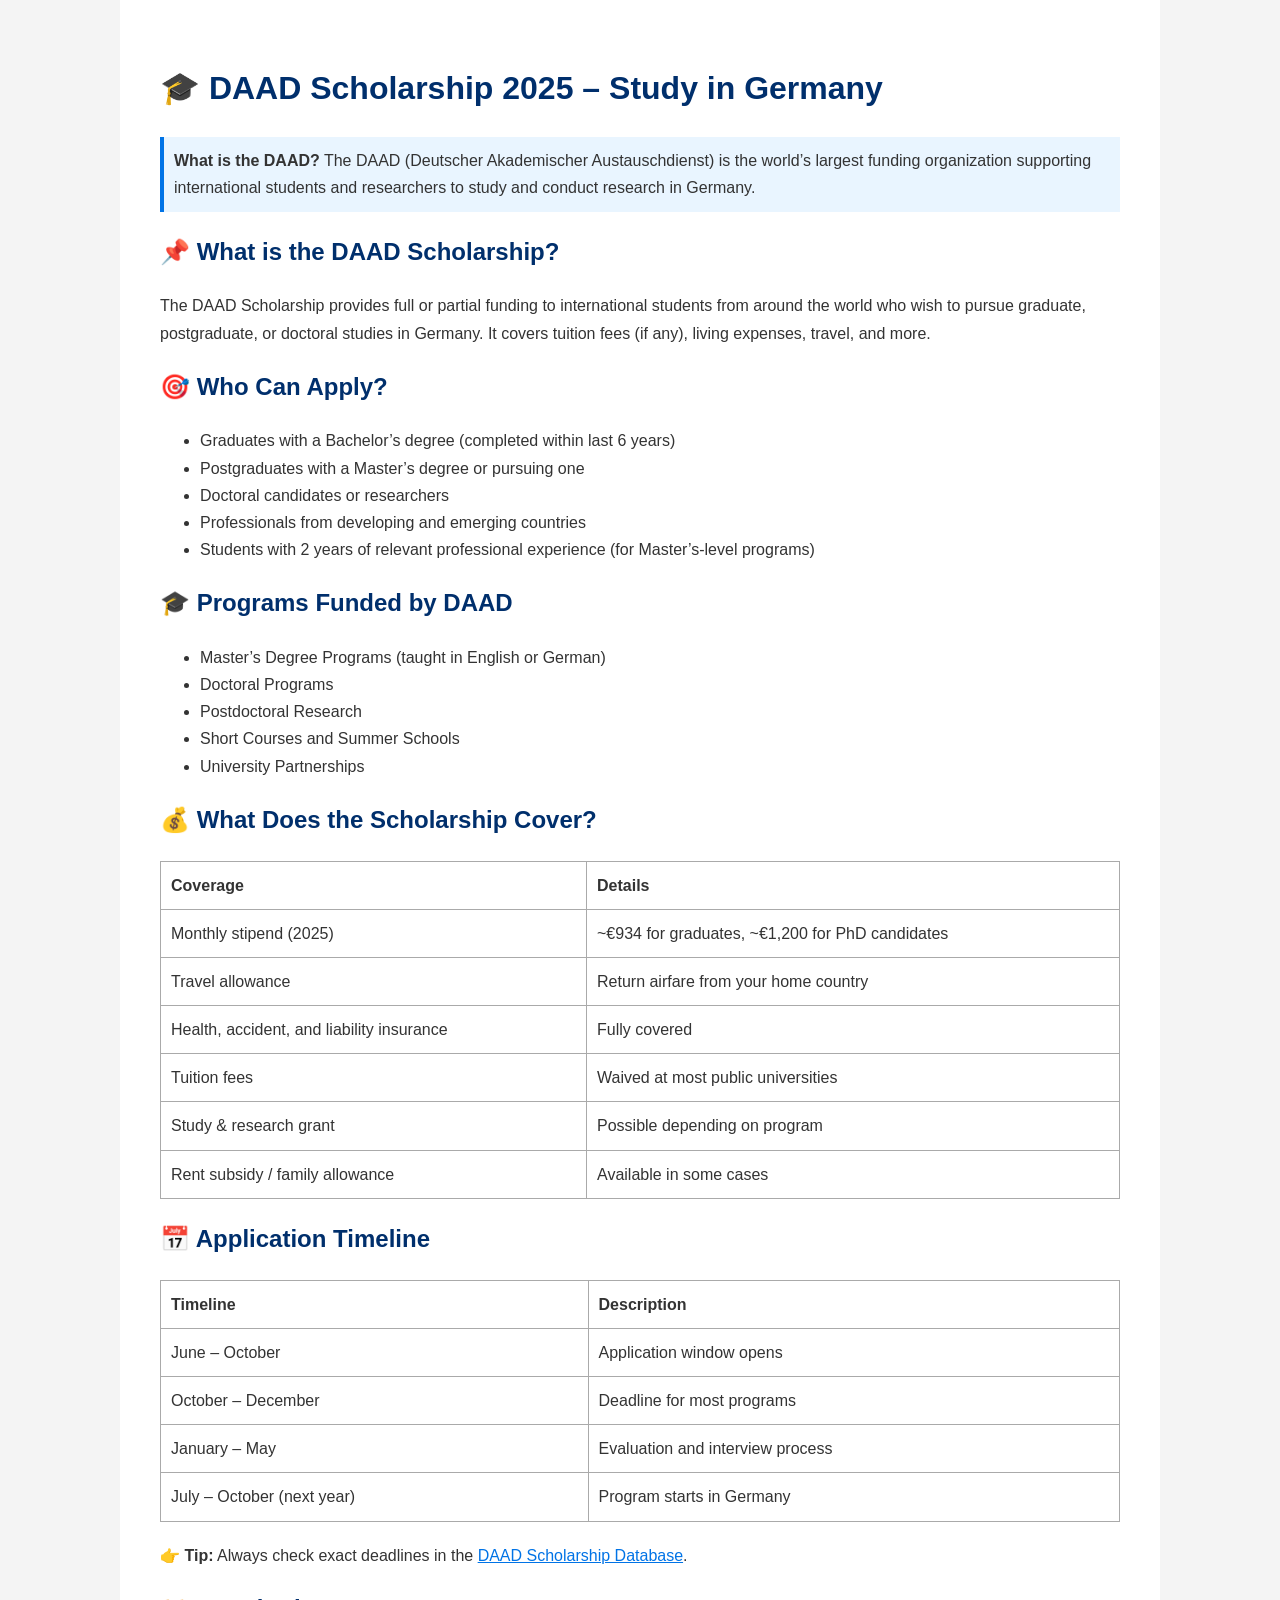
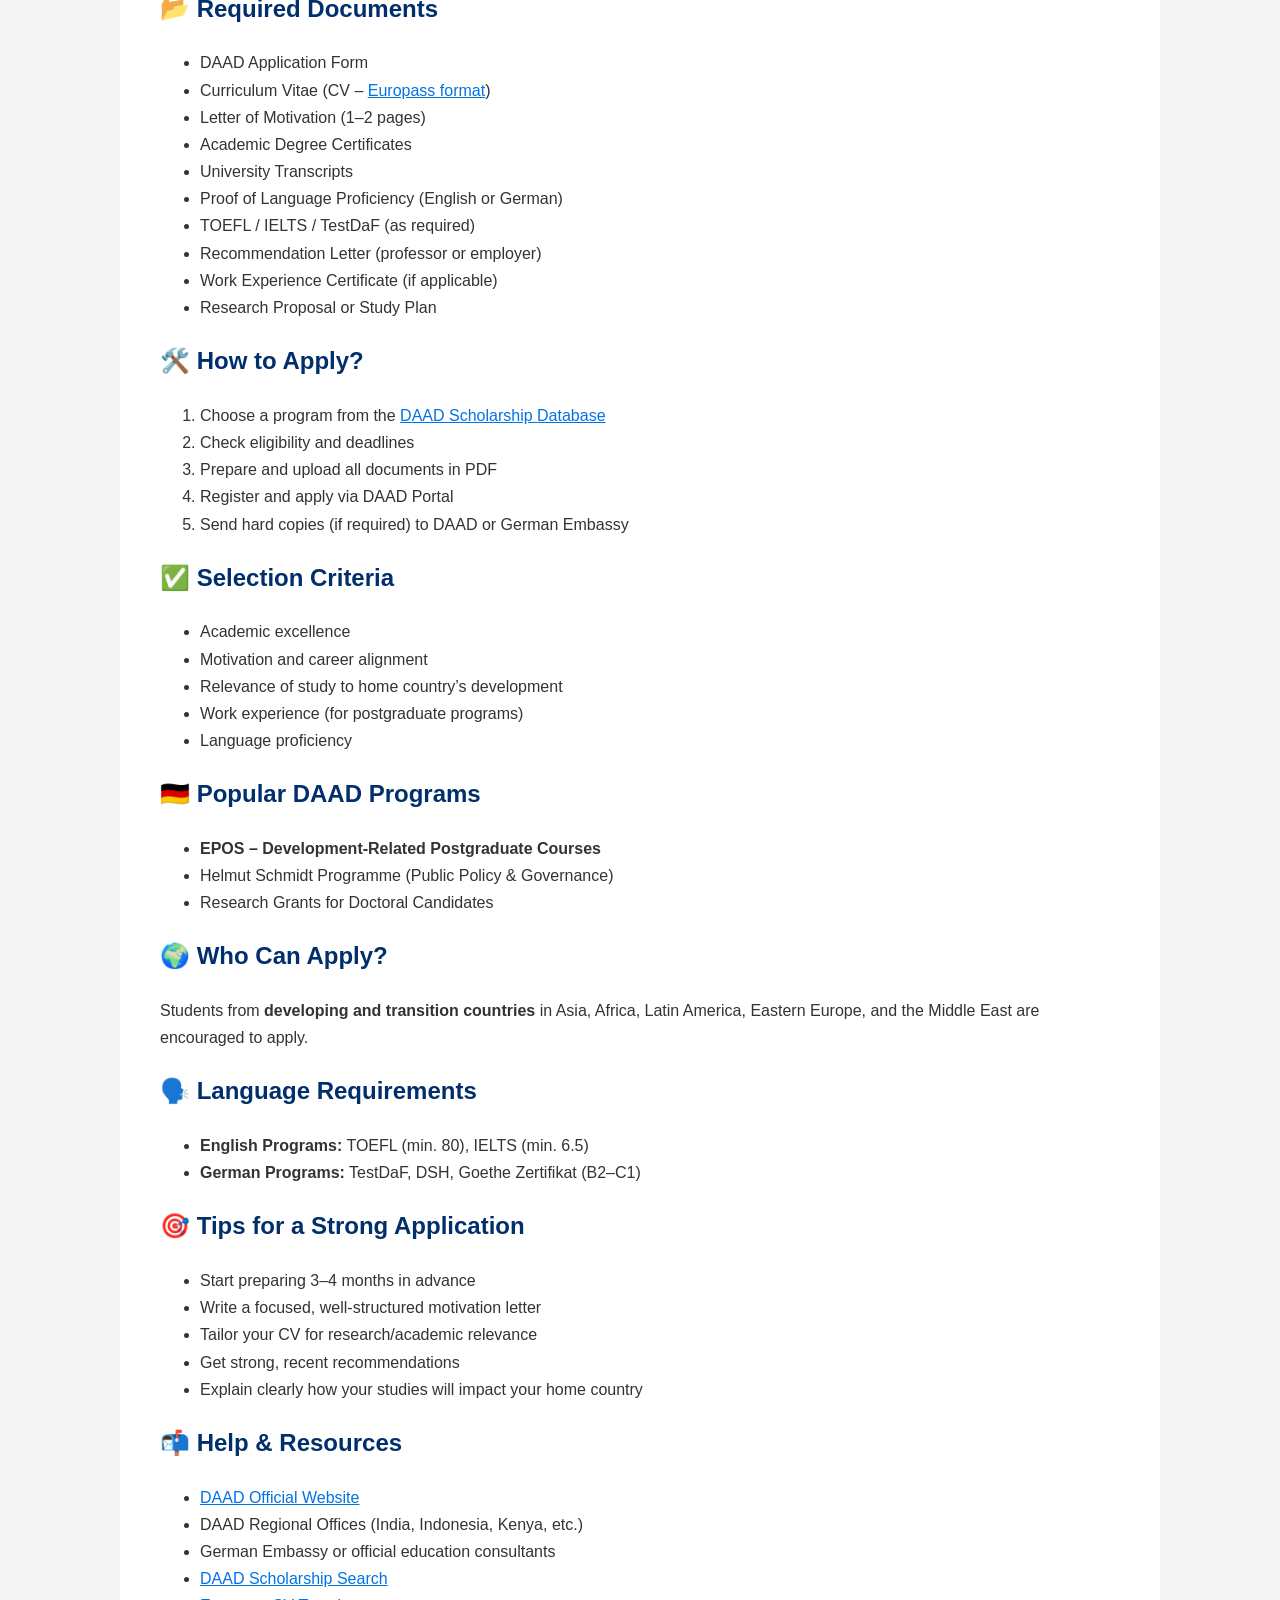
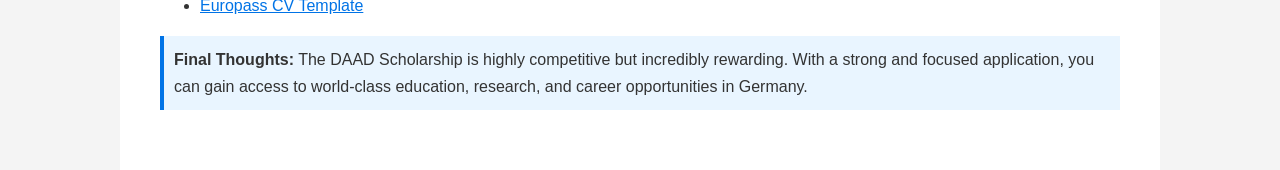
<file: 2.html>
<!DOCTYPE html>
<html lang="en">
<head>
  <meta charset="UTF-8">
  <meta name="viewport" content="width=device-width, initial-scale=1">
  <title>DAAD Scholarship 2025 | Study in Germany</title>
  <style>
    body {
      font-family: Arial, sans-serif;
      line-height: 1.7;
      margin: 0;
      padding: 0;
      background: #f4f4f4;
      color: #333;
    }
    .container {
      max-width: 960px;
      margin: auto;
      background: #fff;
      padding: 40px;
    }
    h1, h2 {
      color: #002f6c;
    }
    table {
      width: 100%;
      border-collapse: collapse;
      margin: 20px 0;
    }
    table, th, td {
      border: 1px solid #aaa;
    }
    th, td {
      padding: 10px;
      text-align: left;
    }
    ul {
      margin-top: 10px;
    }
    a {
      color: #0073e6;
    }
    .highlight {
      background-color: #e9f5ff;
      padding: 10px;
      border-left: 4px solid #0073e6;
      margin-bottom: 20px;
    }
  </style>
</head>
<body>
  <div class="container">
    <h1>🎓 DAAD Scholarship 2025 – Study in Germany</h1>

    <div class="highlight">
      <strong>What is the DAAD?</strong>  
      The DAAD (Deutscher Akademischer Austauschdienst) is the world’s largest funding organization supporting international students and researchers to study and conduct research in Germany.
    </div>

    <h2>📌 What is the DAAD Scholarship?</h2>
    <p>The DAAD Scholarship provides full or partial funding to international students from around the world who wish to pursue graduate, postgraduate, or doctoral studies in Germany. It covers tuition fees (if any), living expenses, travel, and more.</p>

    <h2>🎯 Who Can Apply?</h2>
    <ul>
      <li>Graduates with a Bachelor’s degree (completed within last 6 years)</li>
      <li>Postgraduates with a Master’s degree or pursuing one</li>
      <li>Doctoral candidates or researchers</li>
      <li>Professionals from developing and emerging countries</li>
      <li>Students with 2 years of relevant professional experience (for Master’s-level programs)</li>
    </ul>

    <h2>🎓 Programs Funded by DAAD</h2>
    <ul>
      <li>Master’s Degree Programs (taught in English or German)</li>
      <li>Doctoral Programs</li>
      <li>Postdoctoral Research</li>
      <li>Short Courses and Summer Schools</li>
      <li>University Partnerships</li>
    </ul>

    <h2>💰 What Does the Scholarship Cover?</h2>
    <table>
      <thead>
        <tr>
          <th>Coverage</th>
          <th>Details</th>
        </tr>
      </thead>
      <tbody>
        <tr>
          <td>Monthly stipend (2025)</td>
          <td>~€934 for graduates, ~€1,200 for PhD candidates</td>
        </tr>
        <tr>
          <td>Travel allowance</td>
          <td>Return airfare from your home country</td>
        </tr>
        <tr>
          <td>Health, accident, and liability insurance</td>
          <td>Fully covered</td>
        </tr>
        <tr>
          <td>Tuition fees</td>
          <td>Waived at most public universities</td>
        </tr>
        <tr>
          <td>Study & research grant</td>
          <td>Possible depending on program</td>
        </tr>
        <tr>
          <td>Rent subsidy / family allowance</td>
          <td>Available in some cases</td>
        </tr>
      </tbody>
    </table>

    <h2>📅 Application Timeline</h2>
    <table>
      <thead>
        <tr>
          <th>Timeline</th>
          <th>Description</th>
        </tr>
      </thead>
      <tbody>
        <tr>
          <td>June – October</td>
          <td>Application window opens</td>
        </tr>
        <tr>
          <td>October – December</td>
          <td>Deadline for most programs</td>
        </tr>
        <tr>
          <td>January – May</td>
          <td>Evaluation and interview process</td>
        </tr>
        <tr>
          <td>July – October (next year)</td>
          <td>Program starts in Germany</td>
        </tr>
      </tbody>
    </table>
    <p><strong>👉 Tip:</strong> Always check exact deadlines in the <a href="https://www.daad.de/en/study-and-research-in-germany/scholarships/">DAAD Scholarship Database</a>.</p>

    <h2>📂 Required Documents</h2>
    <ul>
      <li>DAAD Application Form</li>
      <li>Curriculum Vitae (CV – <a href="https://europa.eu/europass/en" target="_blank">Europass format</a>)</li>
      <li>Letter of Motivation (1–2 pages)</li>
      <li>Academic Degree Certificates</li>
      <li>University Transcripts</li>
      <li>Proof of Language Proficiency (English or German)</li>
      <li>TOEFL / IELTS / TestDaF (as required)</li>
      <li>Recommendation Letter (professor or employer)</li>
      <li>Work Experience Certificate (if applicable)</li>
      <li>Research Proposal or Study Plan</li>
    </ul>

    <h2>🛠️ How to Apply?</h2>
    <ol>
      <li>Choose a program from the <a href="https://www.daad.de/en/study-and-research-in-germany/scholarships/">DAAD Scholarship Database</a></li>
      <li>Check eligibility and deadlines</li>
      <li>Prepare and upload all documents in PDF</li>
      <li>Register and apply via DAAD Portal</li>
      <li>Send hard copies (if required) to DAAD or German Embassy</li>
    </ol>

    <h2>✅ Selection Criteria</h2>
    <ul>
      <li>Academic excellence</li>
      <li>Motivation and career alignment</li>
      <li>Relevance of study to home country’s development</li>
      <li>Work experience (for postgraduate programs)</li>
      <li>Language proficiency</li>
    </ul>

    <h2>🇩🇪 Popular DAAD Programs</h2>
    <ul>
      <li><strong>EPOS – Development-Related Postgraduate Courses</strong></li>
      <li>Helmut Schmidt Programme (Public Policy & Governance)</li>
      <li>Research Grants for Doctoral Candidates</li>
    </ul>

    <h2>🌍 Who Can Apply?</h2>
    <p>Students from <strong>developing and transition countries</strong> in Asia, Africa, Latin America, Eastern Europe, and the Middle East are encouraged to apply.</p>

    <h2>🗣️ Language Requirements</h2>
    <ul>
      <li><strong>English Programs:</strong> TOEFL (min. 80), IELTS (min. 6.5)</li>
      <li><strong>German Programs:</strong> TestDaF, DSH, Goethe Zertifikat (B2–C1)</li>
    </ul>

    <h2>🎯 Tips for a Strong Application</h2>
    <ul>
      <li>Start preparing 3–4 months in advance</li>
      <li>Write a focused, well-structured motivation letter</li>
      <li>Tailor your CV for research/academic relevance</li>
      <li>Get strong, recent recommendations</li>
      <li>Explain clearly how your studies will impact your home country</li>
    </ul>

    <h2>📬 Help & Resources</h2>
    <ul>
      <li><a href="https://www.daad.de/en">DAAD Official Website</a></li>
      <li>DAAD Regional Offices (India, Indonesia, Kenya, etc.)</li>
      <li>German Embassy or official education consultants</li>
      <li><a href="https://www.daad.de/en/study-and-research-in-germany/scholarships/">DAAD Scholarship Search</a></li>
      <li><a href="https://europa.eu/europass/en">Europass CV Template</a></li>
    </ul>

    <div class="highlight">
      <strong>Final Thoughts:</strong> The DAAD Scholarship is highly competitive but incredibly rewarding. With a strong and focused application, you can gain access to world-class education, research, and career opportunities in Germany.
    </div>

  </div>
</body>
</html>
</file>
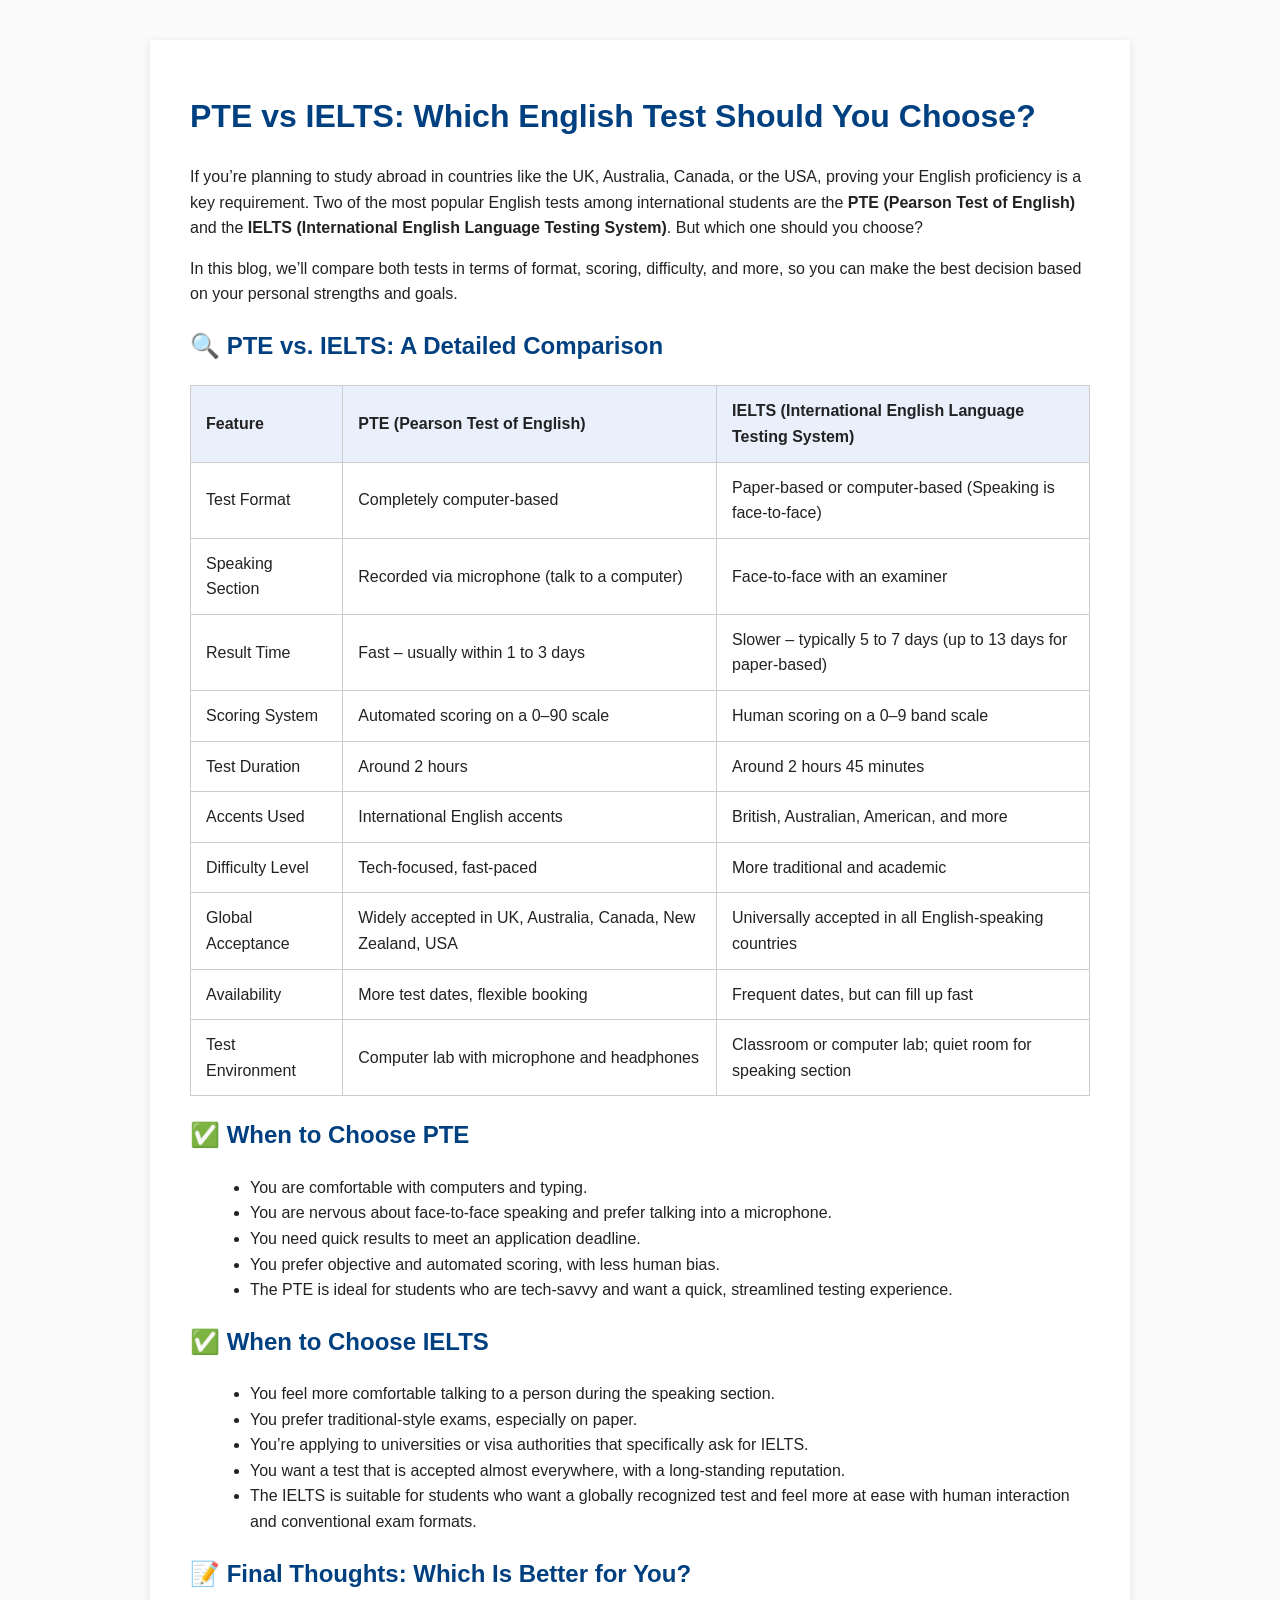
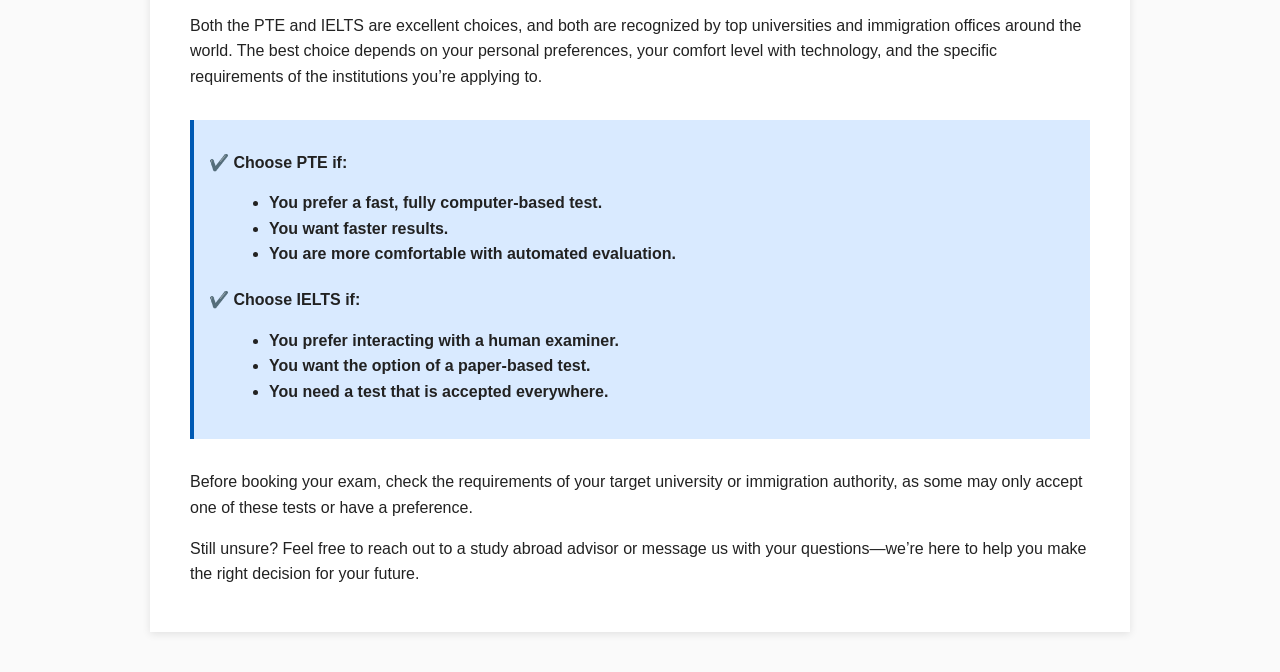
<file: 3.html>
<!DOCTYPE html>
<html lang="en">
<head>
  <meta charset="UTF-8" />
  <meta name="viewport" content="width=device-width, initial-scale=1" />
  <title>PTE vs IELTS: Which English Test Should You Choose?</title>
  <style>
    body {
      font-family: Arial, sans-serif;
      line-height: 1.6;
      margin: 0;
      padding: 0;
      background: #fafafa;
      color: #222;
    }
    .container {
      max-width: 900px;
      margin: 40px auto;
      background: #fff;
      padding: 30px 40px;
      box-shadow: 0 2px 8px rgba(0,0,0,0.1);
    }
    h1, h2 {
      color: #004080;
    }
    table {
      border-collapse: collapse;
      width: 100%;
      margin: 20px 0;
      border: 1px solid #ddd;
    }
    th, td {
      border: 1px solid #ccc;
      padding: 12px 15px;
      text-align: left;
    }
    th {
      background-color: #e9f0fb;
    }
    ul {
      margin: 10px 0 20px 20px;
    }
    p {
      margin: 15px 0;
    }
    .highlight {
      background-color: #d9eaff;
      border-left: 4px solid #0059b3;
      padding: 15px;
      margin: 30px 0;
      font-weight: bold;
    }
    a {
      color: #0059b3;
      text-decoration: none;
    }
    a:hover {
      text-decoration: underline;
    }
  </style>
</head>
<body>
  <div class="container">
    <h1>PTE vs IELTS: Which English Test Should You Choose?</h1>

    <p>If you’re planning to study abroad in countries like the UK, Australia, Canada, or the USA, proving your English proficiency is a key requirement. Two of the most popular English tests among international students are the <strong>PTE (Pearson Test of English)</strong> and the <strong>IELTS (International English Language Testing System)</strong>. But which one should you choose?</p>

    <p>In this blog, we’ll compare both tests in terms of format, scoring, difficulty, and more, so you can make the best decision based on your personal strengths and goals.</p>

    <h2>🔍 PTE vs. IELTS: A Detailed Comparison</h2>

    <table>
      <thead>
        <tr>
          <th>Feature</th>
          <th>PTE (Pearson Test of English)</th>
          <th>IELTS (International English Language Testing System)</th>
        </tr>
      </thead>
      <tbody>
        <tr>
          <td>Test Format</td>
          <td>Completely computer-based</td>
          <td>Paper-based or computer-based (Speaking is face-to-face)</td>
        </tr>
        <tr>
          <td>Speaking Section</td>
          <td>Recorded via microphone (talk to a computer)</td>
          <td>Face-to-face with an examiner</td>
        </tr>
        <tr>
          <td>Result Time</td>
          <td>Fast – usually within 1 to 3 days</td>
          <td>Slower – typically 5 to 7 days (up to 13 days for paper-based)</td>
        </tr>
        <tr>
          <td>Scoring System</td>
          <td>Automated scoring on a 0–90 scale</td>
          <td>Human scoring on a 0–9 band scale</td>
        </tr>
        <tr>
          <td>Test Duration</td>
          <td>Around 2 hours</td>
          <td>Around 2 hours 45 minutes</td>
        </tr>
        <tr>
          <td>Accents Used</td>
          <td>International English accents</td>
          <td>British, Australian, American, and more</td>
        </tr>
        <tr>
          <td>Difficulty Level</td>
          <td>Tech-focused, fast-paced</td>
          <td>More traditional and academic</td>
        </tr>
        <tr>
          <td>Global Acceptance</td>
          <td>Widely accepted in UK, Australia, Canada, New Zealand, USA</td>
          <td>Universally accepted in all English-speaking countries</td>
        </tr>
        <tr>
          <td>Availability</td>
          <td>More test dates, flexible booking</td>
          <td>Frequent dates, but can fill up fast</td>
        </tr>
        <tr>
          <td>Test Environment</td>
          <td>Computer lab with microphone and headphones</td>
          <td>Classroom or computer lab; quiet room for speaking section</td>
        </tr>
      </tbody>
    </table>

    <h2>✅ When to Choose PTE</h2>
    <ul>
      <li>You are comfortable with computers and typing.</li>
      <li>You are nervous about face-to-face speaking and prefer talking into a microphone.</li>
      <li>You need quick results to meet an application deadline.</li>
      <li>You prefer objective and automated scoring, with less human bias.</li>
      <li>The PTE is ideal for students who are tech-savvy and want a quick, streamlined testing experience.</li>
    </ul>

    <h2>✅ When to Choose IELTS</h2>
    <ul>
      <li>You feel more comfortable talking to a person during the speaking section.</li>
      <li>You prefer traditional-style exams, especially on paper.</li>
      <li>You’re applying to universities or visa authorities that specifically ask for IELTS.</li>
      <li>You want a test that is accepted almost everywhere, with a long-standing reputation.</li>
      <li>The IELTS is suitable for students who want a globally recognized test and feel more at ease with human interaction and conventional exam formats.</li>
    </ul>

    <h2>📝 Final Thoughts: Which Is Better for You?</h2>
    <p>Both the PTE and IELTS are excellent choices, and both are recognized by top universities and immigration offices around the world. The best choice depends on your personal preferences, your comfort level with technology, and the specific requirements of the institutions you’re applying to.</p>

    <div class="highlight">
      <p><strong>✔️ Choose PTE if:</strong></p>
      <ul>
        <li>You prefer a fast, fully computer-based test.</li>
        <li>You want faster results.</li>
        <li>You are more comfortable with automated evaluation.</li>
      </ul>
      <p><strong>✔️ Choose IELTS if:</strong></p>
      <ul>
        <li>You prefer interacting with a human examiner.</li>
        <li>You want the option of a paper-based test.</li>
        <li>You need a test that is accepted everywhere.</li>
      </ul>
    </div>

    <p>Before booking your exam, check the requirements of your target university or immigration authority, as some may only accept one of these tests or have a preference.</p>

    <p>Still unsure? Feel free to reach out to a study abroad advisor or message us with your questions—we’re here to help you make the right decision for your future.</p>

  </div>
</body>
</html>
</file>
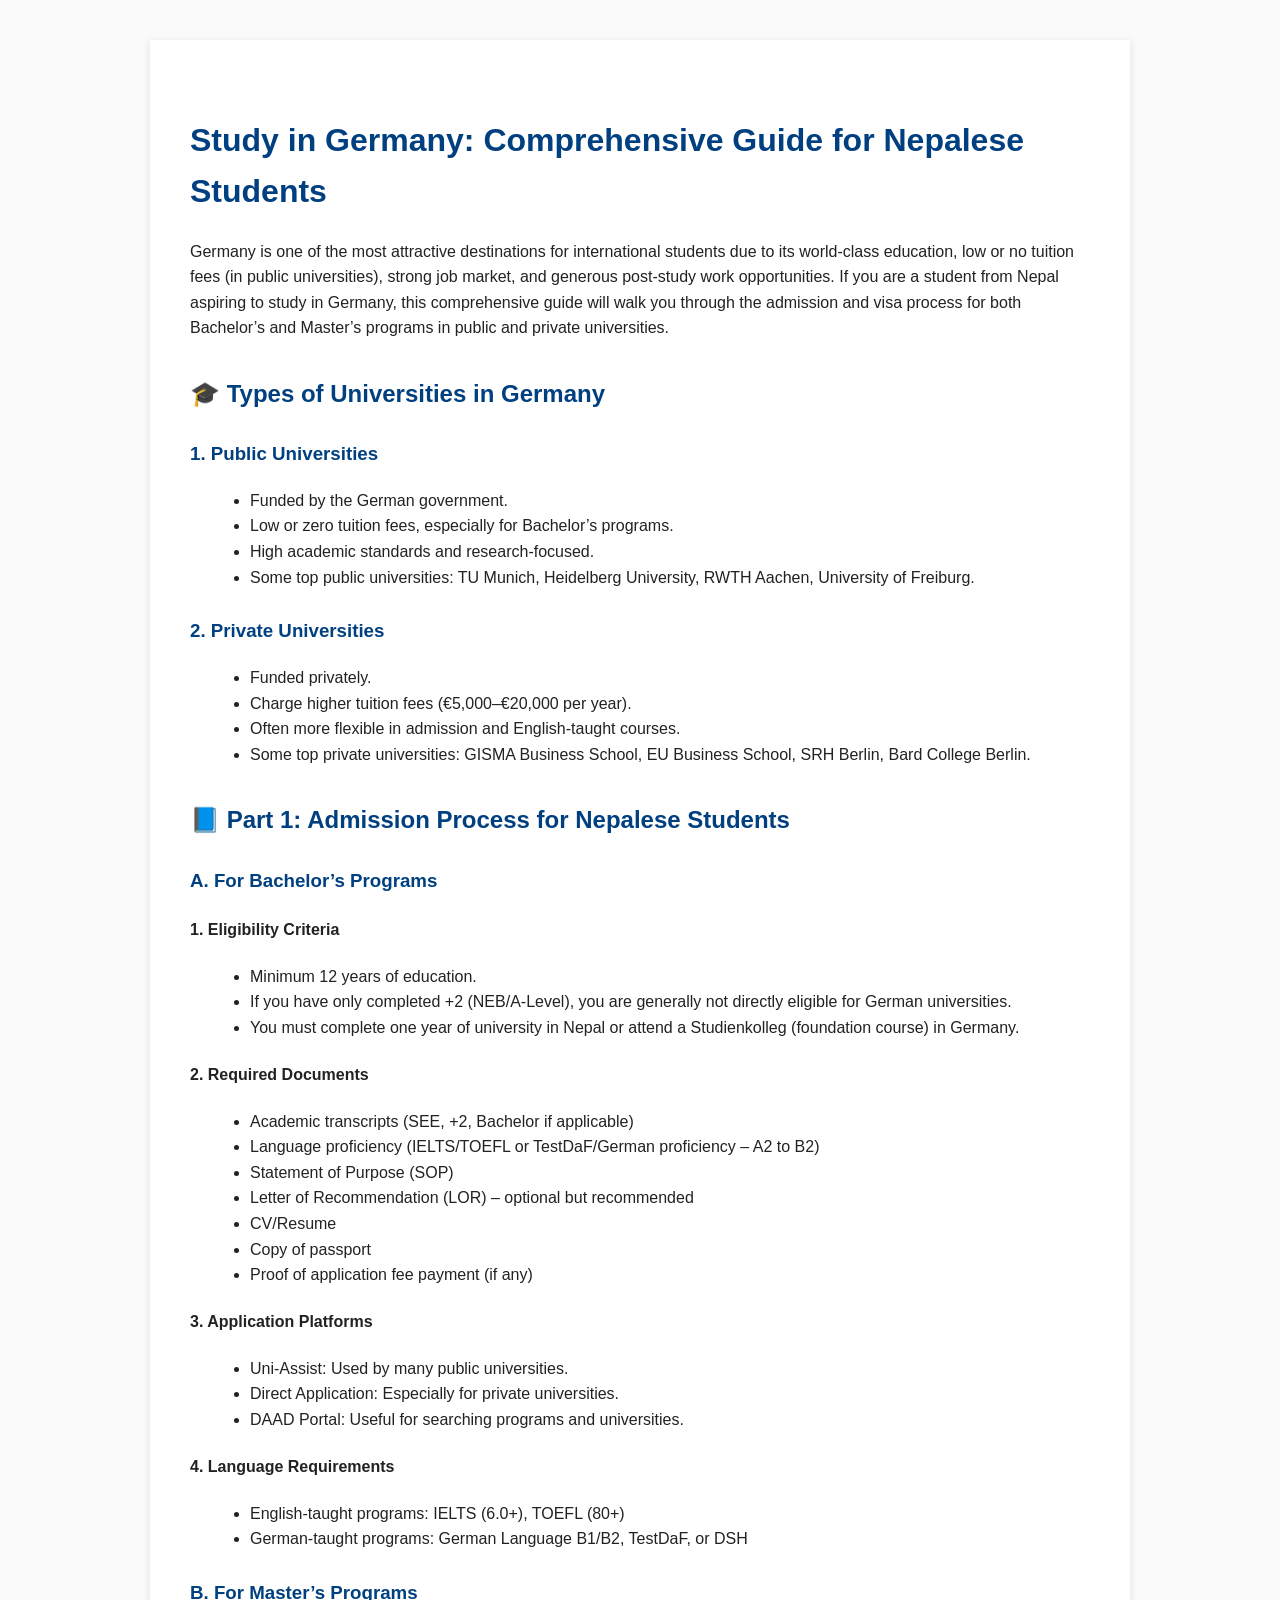
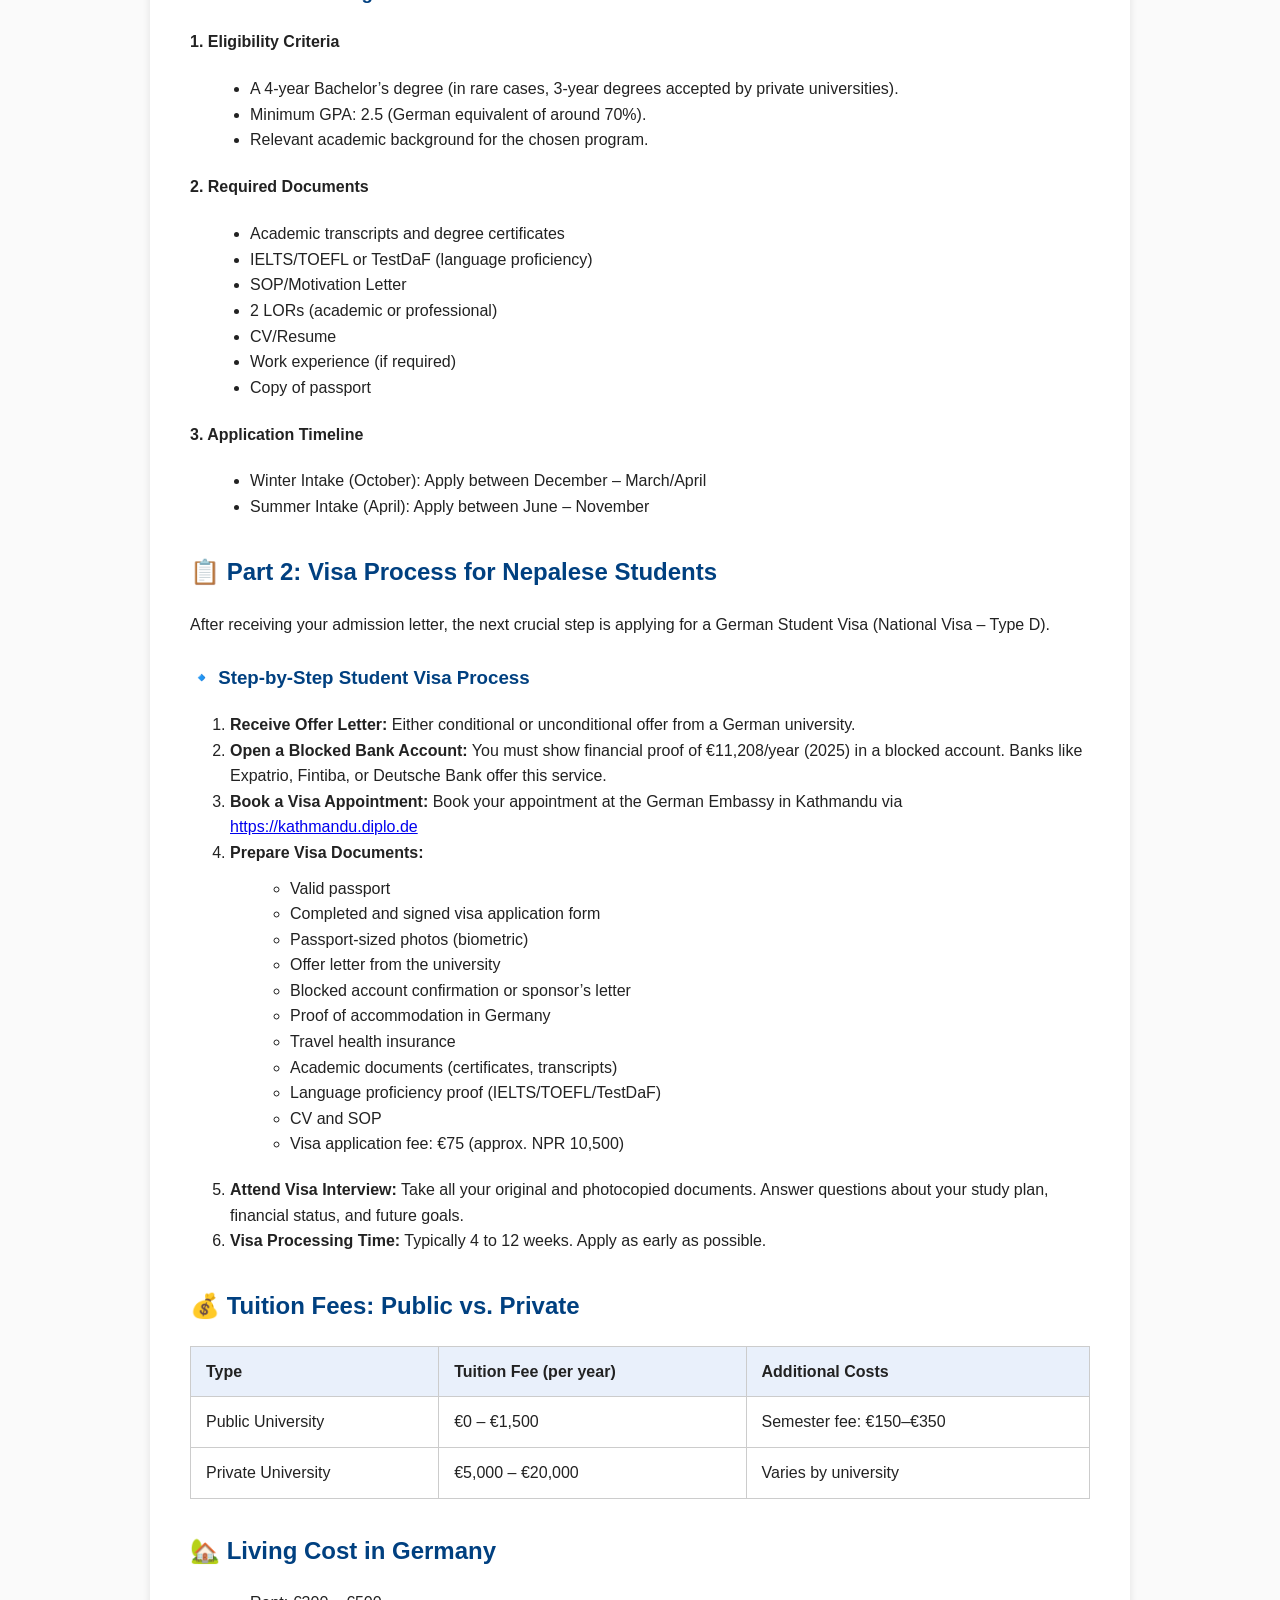
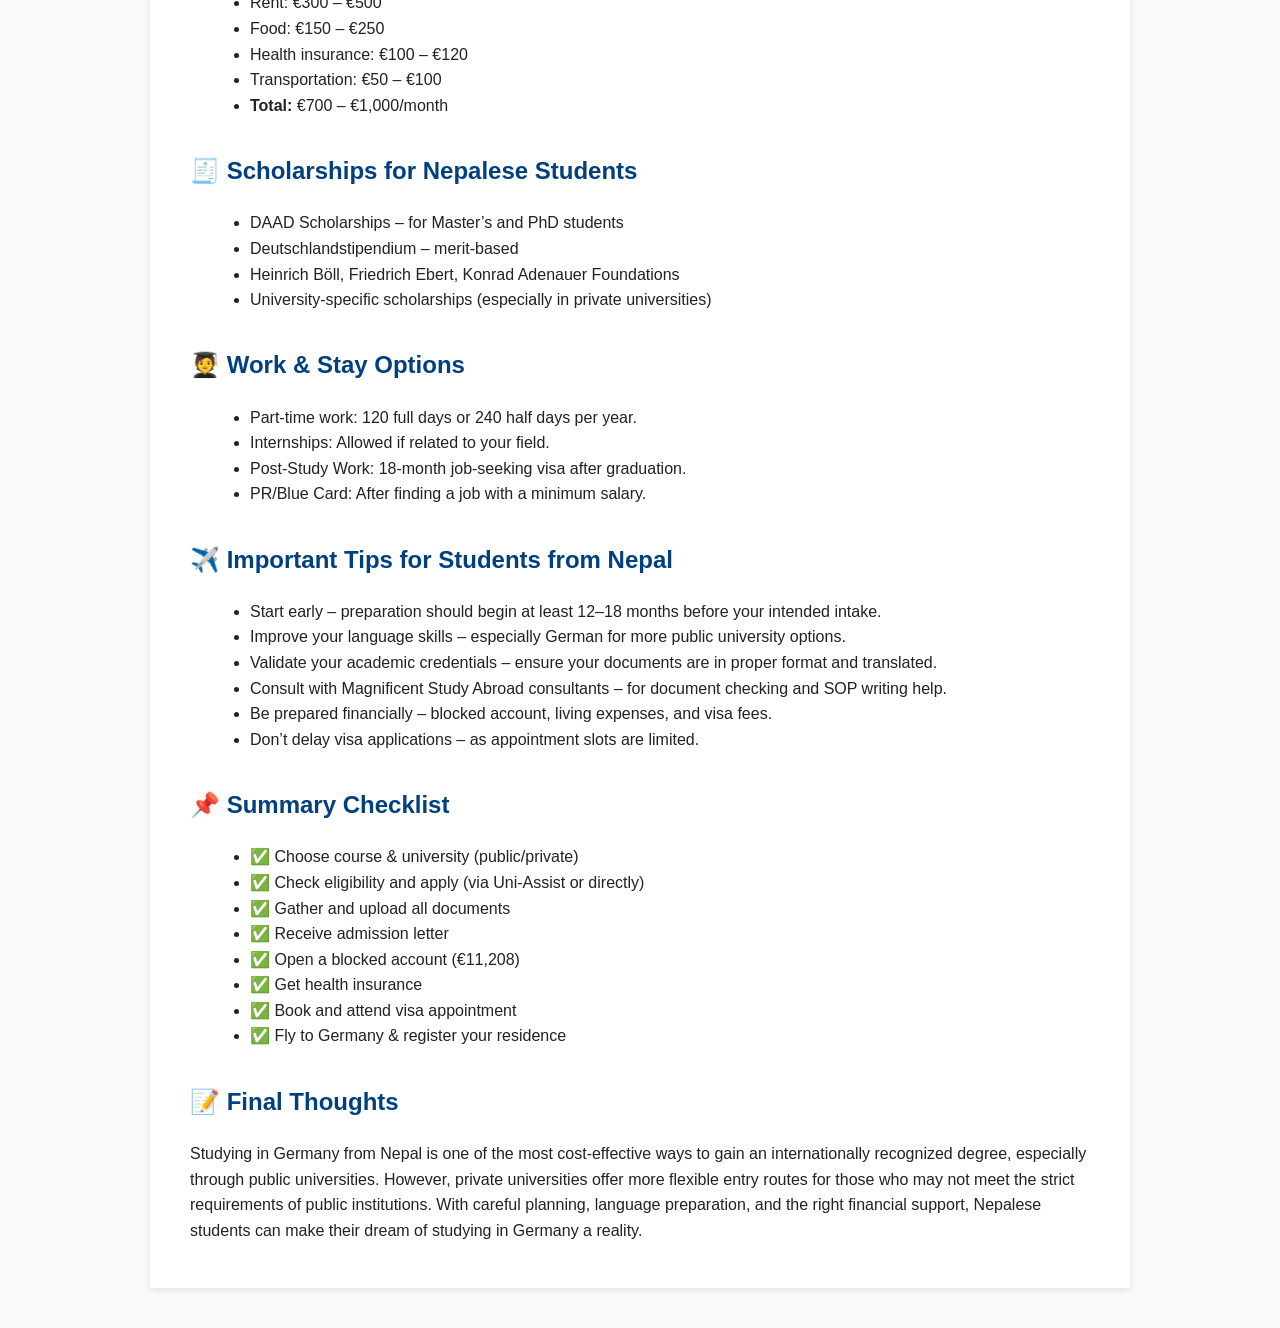
<file: 4.html>
<!DOCTYPE html>
<html lang="en">
<head>
  <meta charset="UTF-8" />
  <meta name="viewport" content="width=device-width, initial-scale=1" />
  <title>Study in Germany: Comprehensive Guide for Nepalese Students</title>
  <style>
    body {
      font-family: Arial, sans-serif;
      background: #fafafa;
      color: #222;
      margin: 0;
      padding: 0;
      line-height: 1.6;
    }
    .container {
      max-width: 900px;
      margin: 40px auto;
      background: #fff;
      padding: 30px 40px;
      box-shadow: 0 2px 8px rgba(0,0,0,0.1);
    }
    h1, h2, h3 {
      color: #004080;
      margin-top: 1.4em;
    }
    ul {
      margin: 10px 0 20px 20px;
    }
    table {
      width: 100%;
      border-collapse: collapse;
      margin: 20px 0;
    }
    th, td {
      border: 1px solid #ccc;
      padding: 12px 15px;
      text-align: left;
    }
    th {
      background-color: #e9f0fb;
    }
    p {
      margin: 15px 0;
    }
    .highlight {
      background-color: #d9eaff;
      border-left: 4px solid #0059b3;
      padding: 15px;
      margin: 30px 0;
      font-weight: bold;
    }
  </style>
</head>
<body>
  <div class="container">
    <h1>Study in Germany: Comprehensive Guide for Nepalese Students</h1>

    <p>Germany is one of the most attractive destinations for international students due to its world-class education, low or no tuition fees (in public universities), strong job market, and generous post-study work opportunities. If you are a student from Nepal aspiring to study in Germany, this comprehensive guide will walk you through the admission and visa process for both Bachelor’s and Master’s programs in public and private universities.</p>

    <h2>🎓 Types of Universities in Germany</h2>

    <h3>1. Public Universities</h3>
    <ul>
      <li>Funded by the German government.</li>
      <li>Low or zero tuition fees, especially for Bachelor’s programs.</li>
      <li>High academic standards and research-focused.</li>
      <li>Some top public universities: TU Munich, Heidelberg University, RWTH Aachen, University of Freiburg.</li>
    </ul>

    <h3>2. Private Universities</h3>
    <ul>
      <li>Funded privately.</li>
      <li>Charge higher tuition fees (€5,000–€20,000 per year).</li>
      <li>Often more flexible in admission and English-taught courses.</li>
      <li>Some top private universities: GISMA Business School, EU Business School, SRH Berlin, Bard College Berlin.</li>
    </ul>

    <h2>📘 Part 1: Admission Process for Nepalese Students</h2>

    <h3>A. For Bachelor’s Programs</h3>
    <h4>1. Eligibility Criteria</h4>
    <ul>
      <li>Minimum 12 years of education.</li>
      <li>If you have only completed +2 (NEB/A-Level), you are generally not directly eligible for German universities.</li>
      <li>You must complete one year of university in Nepal or attend a Studienkolleg (foundation course) in Germany.</li>
    </ul>

    <h4>2. Required Documents</h4>
    <ul>
      <li>Academic transcripts (SEE, +2, Bachelor if applicable)</li>
      <li>Language proficiency (IELTS/TOEFL or TestDaF/German proficiency – A2 to B2)</li>
      <li>Statement of Purpose (SOP)</li>
      <li>Letter of Recommendation (LOR) – optional but recommended</li>
      <li>CV/Resume</li>
      <li>Copy of passport</li>
      <li>Proof of application fee payment (if any)</li>
    </ul>

    <h4>3. Application Platforms</h4>
    <ul>
      <li>Uni-Assist: Used by many public universities.</li>
      <li>Direct Application: Especially for private universities.</li>
      <li>DAAD Portal: Useful for searching programs and universities.</li>
    </ul>

    <h4>4. Language Requirements</h4>
    <ul>
      <li>English-taught programs: IELTS (6.0+), TOEFL (80+)</li>
      <li>German-taught programs: German Language B1/B2, TestDaF, or DSH</li>
    </ul>

    <h3>B. For Master’s Programs</h3>

    <h4>1. Eligibility Criteria</h4>
    <ul>
      <li>A 4-year Bachelor’s degree (in rare cases, 3-year degrees accepted by private universities).</li>
      <li>Minimum GPA: 2.5 (German equivalent of around 70%).</li>
      <li>Relevant academic background for the chosen program.</li>
    </ul>

    <h4>2. Required Documents</h4>
    <ul>
      <li>Academic transcripts and degree certificates</li>
      <li>IELTS/TOEFL or TestDaF (language proficiency)</li>
      <li>SOP/Motivation Letter</li>
      <li>2 LORs (academic or professional)</li>
      <li>CV/Resume</li>
      <li>Work experience (if required)</li>
      <li>Copy of passport</li>
    </ul>

    <h4>3. Application Timeline</h4>
    <ul>
      <li>Winter Intake (October): Apply between December – March/April</li>
      <li>Summer Intake (April): Apply between June – November</li>
    </ul>

    <h2>📋 Part 2: Visa Process for Nepalese Students</h2>

    <p>After receiving your admission letter, the next crucial step is applying for a German Student Visa (National Visa – Type D).</p>

    <h3>🔹 Step-by-Step Student Visa Process</h3>
    <ol>
      <li><strong>Receive Offer Letter:</strong> Either conditional or unconditional offer from a German university.</li>
      <li><strong>Open a Blocked Bank Account:</strong> You must show financial proof of €11,208/year (2025) in a blocked account. Banks like Expatrio, Fintiba, or Deutsche Bank offer this service.</li>
      <li><strong>Book a Visa Appointment:</strong> Book your appointment at the German Embassy in Kathmandu via <a href="https://kathmandu.diplo.de" target="_blank" rel="noopener noreferrer">https://kathmandu.diplo.de</a></li>
      <li><strong>Prepare Visa Documents:</strong>
        <ul>
          <li>Valid passport</li>
          <li>Completed and signed visa application form</li>
          <li>Passport-sized photos (biometric)</li>
          <li>Offer letter from the university</li>
          <li>Blocked account confirmation or sponsor’s letter</li>
          <li>Proof of accommodation in Germany</li>
          <li>Travel health insurance</li>
          <li>Academic documents (certificates, transcripts)</li>
          <li>Language proficiency proof (IELTS/TOEFL/TestDaF)</li>
          <li>CV and SOP</li>
          <li>Visa application fee: €75 (approx. NPR 10,500)</li>
        </ul>
      </li>
      <li><strong>Attend Visa Interview:</strong> Take all your original and photocopied documents. Answer questions about your study plan, financial status, and future goals.</li>
      <li><strong>Visa Processing Time:</strong> Typically 4 to 12 weeks. Apply as early as possible.</li>
    </ol>

    <h2>💰 Tuition Fees: Public vs. Private</h2>
    <table>
      <thead>
        <tr>
          <th>Type</th>
          <th>Tuition Fee (per year)</th>
          <th>Additional Costs</th>
        </tr>
      </thead>
      <tbody>
        <tr>
          <td>Public University</td>
          <td>€0 – €1,500</td>
          <td>Semester fee: €150–€350</td>
        </tr>
        <tr>
          <td>Private University</td>
          <td>€5,000 – €20,000</td>
          <td>Varies by university</td>
        </tr>
      </tbody>
    </table>

    <h2>🏡 Living Cost in Germany</h2>
    <ul>
      <li>Rent: €300 – €500</li>
      <li>Food: €150 – €250</li>
      <li>Health insurance: €100 – €120</li>
      <li>Transportation: €50 – €100</li>
      <li><strong>Total:</strong> €700 – €1,000/month</li>
    </ul>

    <h2>🧾 Scholarships for Nepalese Students</h2>
    <ul>
      <li>DAAD Scholarships – for Master’s and PhD students</li>
      <li>Deutschlandstipendium – merit-based</li>
      <li>Heinrich Böll, Friedrich Ebert, Konrad Adenauer Foundations</li>
      <li>University-specific scholarships (especially in private universities)</li>
    </ul>

    <h2>🧑‍🎓 Work & Stay Options</h2>
    <ul>
      <li>Part-time work: 120 full days or 240 half days per year.</li>
      <li>Internships: Allowed if related to your field.</li>
      <li>Post-Study Work: 18-month job-seeking visa after graduation.</li>
      <li>PR/Blue Card: After finding a job with a minimum salary.</li>
    </ul>

    <h2>✈️ Important Tips for Students from Nepal</h2>
    <ul>
      <li>Start early – preparation should begin at least 12–18 months before your intended intake.</li>
      <li>Improve your language skills – especially German for more public university options.</li>
      <li>Validate your academic credentials – ensure your documents are in proper format and translated.</li>
      <li>Consult with Magnificent Study Abroad consultants – for document checking and SOP writing help.</li>
      <li>Be prepared financially – blocked account, living expenses, and visa fees.</li>
      <li>Don’t delay visa applications – as appointment slots are limited.</li>
    </ul>

    <h2>📌 Summary Checklist</h2>
    <ul>
      <li>✅ Choose course & university (public/private)</li>
      <li>✅ Check eligibility and apply (via Uni-Assist or directly)</li>
      <li>✅ Gather and upload all documents</li>
      <li>✅ Receive admission letter</li>
      <li>✅ Open a blocked account (€11,208)</li>
      <li>✅ Get health insurance</li>
      <li>✅ Book and attend visa appointment</li>
      <li>✅ Fly to Germany & register your residence</li>
    </ul>

    <h2>📝 Final Thoughts</h2>
    <p>Studying in Germany from Nepal is one of the most cost-effective ways to gain an internationally recognized degree, especially through public universities. However, private universities offer more flexible entry routes for those who may not meet the strict requirements of public institutions. With careful planning, language preparation, and the right financial support, Nepalese students can make their dream of studying in Germany a reality.</p>
  </div>
</body>
</html>
</file>
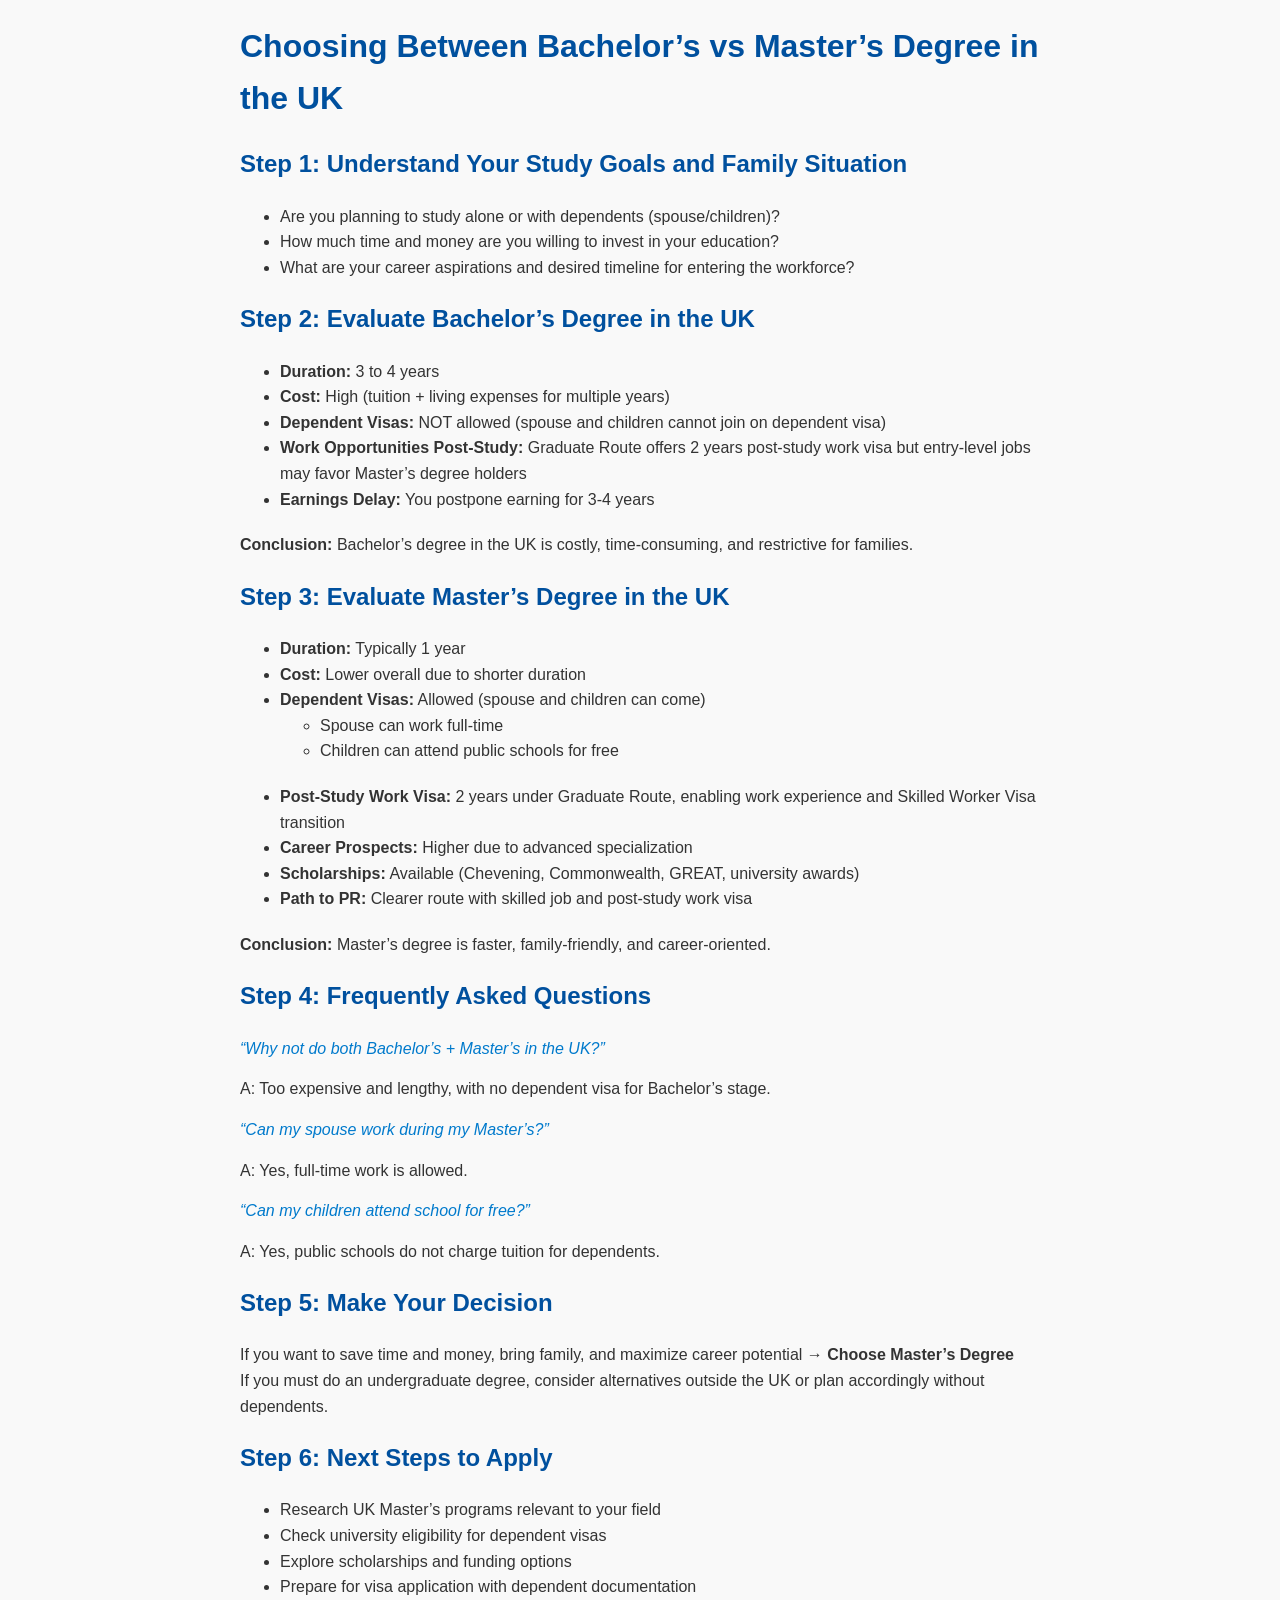
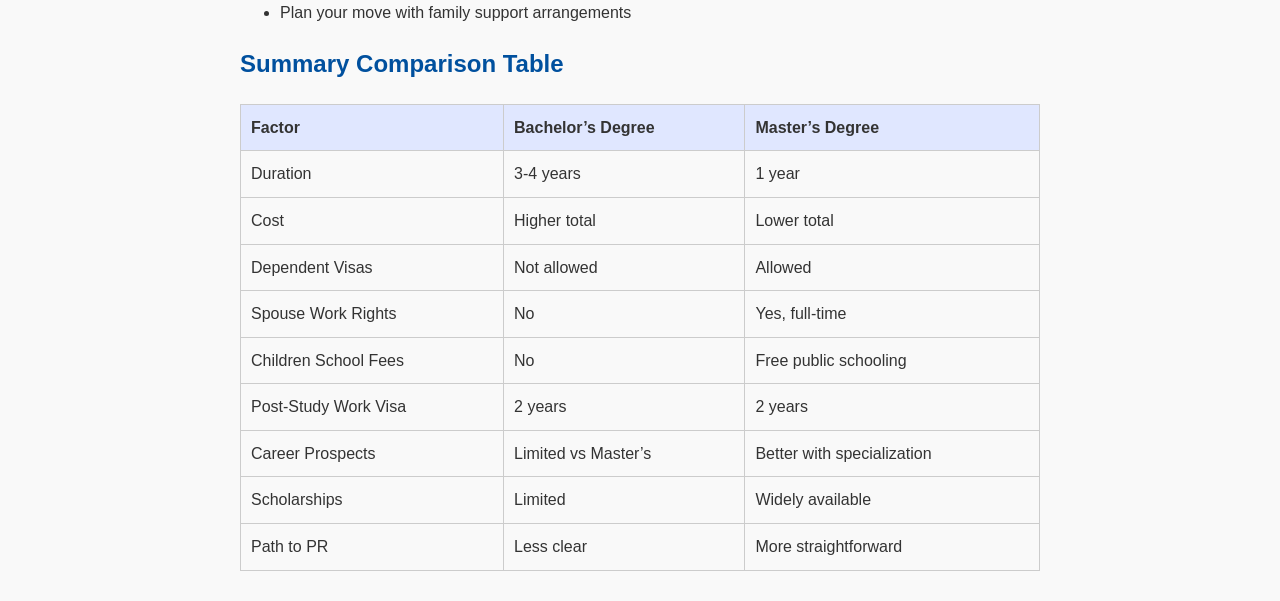
<file: 5.html>
<!DOCTYPE html>
<html lang="en">
<head>
  <meta charset="UTF-8" />
  <meta name="viewport" content="width=device-width, initial-scale=1" />
  <title>Study in the UK: Bachelor’s vs Master’s Degree</title>
  <style>
    body {
      font-family: Arial, sans-serif;
      max-width: 800px;
      margin: 20px auto;
      line-height: 1.6;
      padding: 0 15px;
      background-color: #f9f9f9;
      color: #333;
    }
    h1, h2, h3 {
      color: #00509e;
    }
    ul {
      margin-bottom: 20px;
    }
    table {
      width: 100%;
      border-collapse: collapse;
      margin-bottom: 30px;
    }
    th, td {
      border: 1px solid #ccc;
      padding: 10px;
      text-align: left;
    }
    th {
      background-color: #e0e7ff;
    }
    .faq q {
      font-style: italic;
      color: #007acc;
    }
    .faq p {
      margin-top: 5px;
      margin-bottom: 15px;
    }
  </style>
</head>
<body>

  <h1>Choosing Between Bachelor’s vs Master’s Degree in the UK</h1>

  <h2>Step 1: Understand Your Study Goals and Family Situation</h2>
  <ul>
    <li>Are you planning to study alone or with dependents (spouse/children)?</li>
    <li>How much time and money are you willing to invest in your education?</li>
    <li>What are your career aspirations and desired timeline for entering the workforce?</li>
  </ul>

  <h2>Step 2: Evaluate Bachelor’s Degree in the UK</h2>
  <ul>
    <li><strong>Duration:</strong> 3 to 4 years</li>
    <li><strong>Cost:</strong> High (tuition + living expenses for multiple years)</li>
    <li><strong>Dependent Visas:</strong> NOT allowed (spouse and children cannot join on dependent visa)</li>
    <li><strong>Work Opportunities Post-Study:</strong> Graduate Route offers 2 years post-study work visa but entry-level jobs may favor Master’s degree holders</li>
    <li><strong>Earnings Delay:</strong> You postpone earning for 3-4 years</li>
  </ul>
  <p><strong>Conclusion:</strong> Bachelor’s degree in the UK is costly, time-consuming, and restrictive for families.</p>

  <h2>Step 3: Evaluate Master’s Degree in the UK</h2>
  <ul>
    <li><strong>Duration:</strong> Typically 1 year</li>
    <li><strong>Cost:</strong> Lower overall due to shorter duration</li>
    <li><strong>Dependent Visas:</strong> Allowed (spouse and children can come)
      <ul>
        <li>Spouse can work full-time</li>
        <li>Children can attend public schools for free</li>
      </ul>
    </li>
    <li><strong>Post-Study Work Visa:</strong> 2 years under Graduate Route, enabling work experience and Skilled Worker Visa transition</li>
    <li><strong>Career Prospects:</strong> Higher due to advanced specialization</li>
    <li><strong>Scholarships:</strong> Available (Chevening, Commonwealth, GREAT, university awards)</li>
    <li><strong>Path to PR:</strong> Clearer route with skilled job and post-study work visa</li>
  </ul>
  <p><strong>Conclusion:</strong> Master’s degree is faster, family-friendly, and career-oriented.</p>

  <h2>Step 4: Frequently Asked Questions</h2>
  <div class="faq">
    <p><q>Why not do both Bachelor’s + Master’s in the UK?</q></p>
    <p>A: Too expensive and lengthy, with no dependent visa for Bachelor’s stage.</p>

    <p><q>Can my spouse work during my Master’s?</q></p>
    <p>A: Yes, full-time work is allowed.</p>

    <p><q>Can my children attend school for free?</q></p>
    <p>A: Yes, public schools do not charge tuition for dependents.</p>
  </div>

  <h2>Step 5: Make Your Decision</h2>
  <p>
    If you want to save time and money, bring family, and maximize career potential &rarr; <strong>Choose Master’s Degree</strong><br />
    If you must do an undergraduate degree, consider alternatives outside the UK or plan accordingly without dependents.
  </p>

  <h2>Step 6: Next Steps to Apply</h2>
  <ul>
    <li>Research UK Master’s programs relevant to your field</li>
    <li>Check university eligibility for dependent visas</li>
    <li>Explore scholarships and funding options</li>
    <li>Prepare for visa application with dependent documentation</li>
    <li>Plan your move with family support arrangements</li>
  </ul>

  <h2>Summary Comparison Table</h2>
  <table>
    <thead>
      <tr>
        <th>Factor</th>
        <th>Bachelor’s Degree</th>
        <th>Master’s Degree</th>
      </tr>
    </thead>
    <tbody>
      <tr>
        <td>Duration</td>
        <td>3-4 years</td>
        <td>1 year</td>
      </tr>
      <tr>
        <td>Cost</td>
        <td>Higher total</td>
        <td>Lower total</td>
      </tr>
      <tr>
        <td>Dependent Visas</td>
        <td>Not allowed</td>
        <td>Allowed</td>
      </tr>
      <tr>
        <td>Spouse Work Rights</td>
        <td>No</td>
        <td>Yes, full-time</td>
      </tr>
      <tr>
        <td>Children School Fees</td>
        <td>No</td>
        <td>Free public schooling</td>
      </tr>
      <tr>
        <td>Post-Study Work Visa</td>
        <td>2 years</td>
        <td>2 years</td>
      </tr>
      <tr>
        <td>Career Prospects</td>
        <td>Limited vs Master’s</td>
        <td>Better with specialization</td>
      </tr>
      <tr>
        <td>Scholarships</td>
        <td>Limited</td>
        <td>Widely available</td>
      </tr>
      <tr>
        <td>Path to PR</td>
        <td>Less clear</td>
        <td>More straightforward</td>
      </tr>
    </tbody>
  </table>

</body>
</html>
</file>
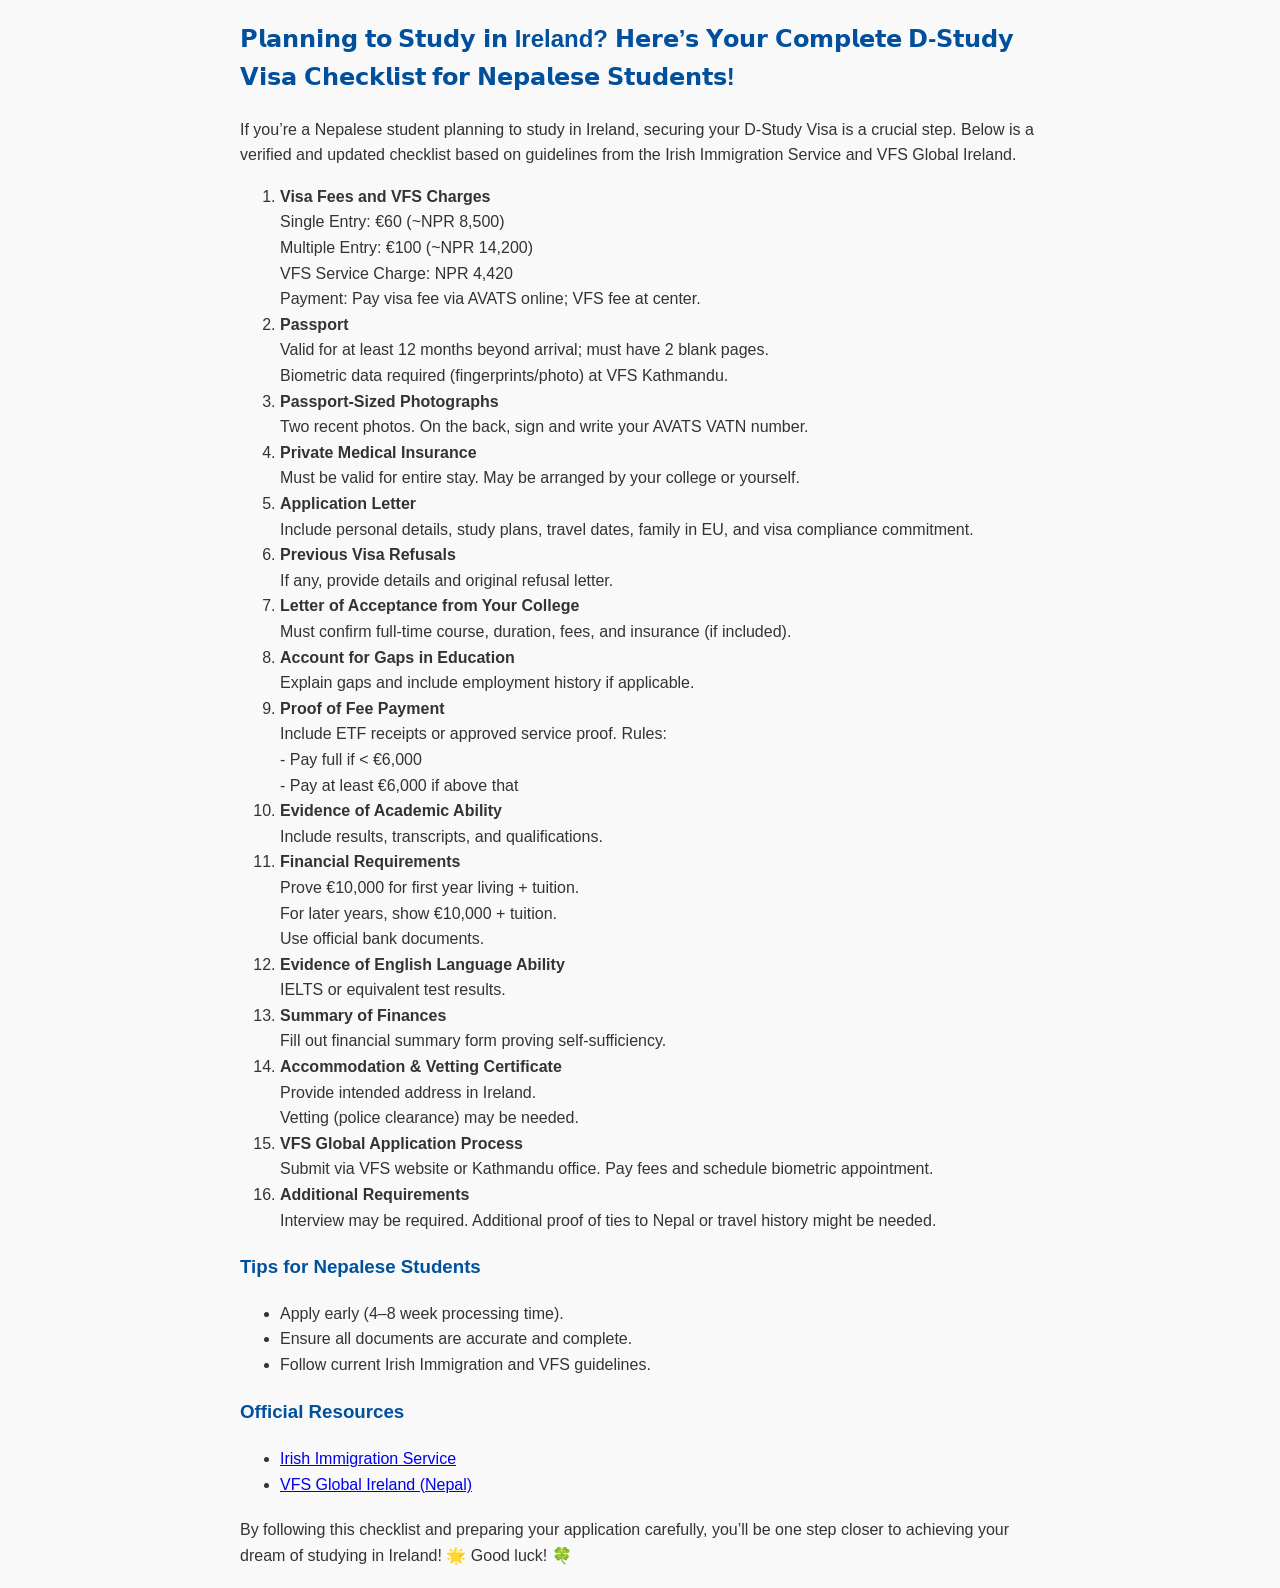
<file: 6.html>
<!DOCTYPE html>
<html lang="en">
<head>
  <meta charset="UTF-8" />
  <meta name="viewport" content="width=device-width, initial-scale=1" />
  <title>Study in the UK: Bachelor’s vs Master’s Degree</title>
  <style>
    body {
      font-family: Arial, sans-serif;
      max-width: 800px;
      margin: 20px auto;
      line-height: 1.6;
      padding: 0 15px;
      background-color: #f9f9f9;
      color: #333;
    }
    h1, h2, h3 {
      color: #00509e;
    }
    ul {
      margin-bottom: 20px;
    }
    table {
      width: 100%;
      border-collapse: collapse;
      margin-bottom: 30px;
    }
    th, td {
      border: 1px solid #ccc;
      padding: 10px;
      text-align: left;
    }
    th {
      background-color: #e0e7ff;
    }
    .faq q {
      font-style: italic;
      color: #007acc;
    }
    .faq p {
      margin-top: 5px;
      margin-bottom: 15px;
    }
  </style>
</head>
<body>
<div class="bg-white rounded-lg shadow p-6">
  <h2 class="text-2xl font-bold mb-4">𝗣𝗹𝗮𝗻𝗻𝗶𝗻𝗴 𝘁𝗼 𝗦𝘁𝘂𝗱𝘆 𝗶𝗻 Ireland? 𝗛𝗲𝗿𝗲’𝘀 𝗬𝗼𝘂𝗿 𝗖𝗼𝗺𝗽𝗹𝗲𝘁𝗲 𝗗-𝗦𝘁𝘂𝗱𝘆 𝗩𝗶𝘀𝗮 𝗖𝗵𝗲𝗰𝗸𝗹𝗶𝘀𝘁 𝗳𝗼𝗿 𝗡𝗲𝗽𝗮𝗹𝗲𝘀𝗲 𝗦𝘁𝘂𝗱𝗲𝗻𝘁𝘀!</h2>
  <p class="mb-4">If you’re a Nepalese student planning to study in Ireland, securing your D-Study Visa is a crucial step. Below is a verified and updated checklist based on guidelines from the Irish Immigration Service and VFS Global Ireland.</p>

  <ol class="list-decimal list-inside space-y-3 text-gray-700">
    <li>
      <strong>Visa Fees and VFS Charges</strong><br>
      Single Entry: €60 (~NPR 8,500)<br>
      Multiple Entry: €100 (~NPR 14,200)<br>
      VFS Service Charge: NPR 4,420<br>
      Payment: Pay visa fee via AVATS online; VFS fee at center.
    </li>

    <li>
      <strong>Passport</strong><br>
      Valid for at least 12 months beyond arrival; must have 2 blank pages.<br>
      Biometric data required (fingerprints/photo) at VFS Kathmandu.
    </li>

    <li>
      <strong>Passport-Sized Photographs</strong><br>
      Two recent photos. On the back, sign and write your AVATS VATN number.
    </li>

    <li>
      <strong>Private Medical Insurance</strong><br>
      Must be valid for entire stay. May be arranged by your college or yourself.
    </li>

    <li>
      <strong>Application Letter</strong><br>
      Include personal details, study plans, travel dates, family in EU, and visa compliance commitment.
    </li>

    <li>
      <strong>Previous Visa Refusals</strong><br>
      If any, provide details and original refusal letter.
    </li>

    <li>
      <strong>Letter of Acceptance from Your College</strong><br>
      Must confirm full-time course, duration, fees, and insurance (if included).
    </li>

    <li>
      <strong>Account for Gaps in Education</strong><br>
      Explain gaps and include employment history if applicable.
    </li>

    <li>
      <strong>Proof of Fee Payment</strong><br>
      Include ETF receipts or approved service proof. Rules:<br>
      - Pay full if < €6,000<br>
      - Pay at least €6,000 if above that
    </li>

    <li>
      <strong>Evidence of Academic Ability</strong><br>
      Include results, transcripts, and qualifications.
    </li>

    <li>
      <strong>Financial Requirements</strong><br>
      Prove €10,000 for first year living + tuition.<br>
      For later years, show €10,000 + tuition.<br>
      Use official bank documents.
    </li>

    <li>
      <strong>Evidence of English Language Ability</strong><br>
      IELTS or equivalent test results.
    </li>

    <li>
      <strong>Summary of Finances</strong><br>
      Fill out financial summary form proving self-sufficiency.
    </li>

    <li>
      <strong>Accommodation & Vetting Certificate</strong><br>
      Provide intended address in Ireland.<br>
      Vetting (police clearance) may be needed.
    </li>

    <li>
      <strong>VFS Global Application Process</strong><br>
      Submit via VFS website or Kathmandu office. Pay fees and schedule biometric appointment.
    </li>

    <li>
      <strong>Additional Requirements</strong><br>
      Interview may be required. Additional proof of ties to Nepal or travel history might be needed.
    </li>
  </ol>

  <h3 class="text-lg font-semibold mt-6">Tips for Nepalese Students</h3>
  <ul class="list-disc list-inside text-gray-700">
    <li>Apply early (4–8 week processing time).</li>
    <li>Ensure all documents are accurate and complete.</li>
    <li>Follow current Irish Immigration and VFS guidelines.</li>
  </ul>

  <h3 class="text-lg font-semibold mt-6">Official Resources</h3>
  <ul class="list-disc list-inside text-blue-600">
    <li><a href="https://www.irishimmigration.ie" target="_blank">Irish Immigration Service</a></li>
    <li><a href="https://visa.vfsglobal.com/npl/en/irl/" target="_blank">VFS Global Ireland (Nepal)</a></li>
  </ul>

  <p class="mt-4">By following this checklist and preparing your application carefully, you’ll be one step closer to achieving your dream of studying in Ireland! 🌟 Good luck! 🍀</p>
</div>
</file>
